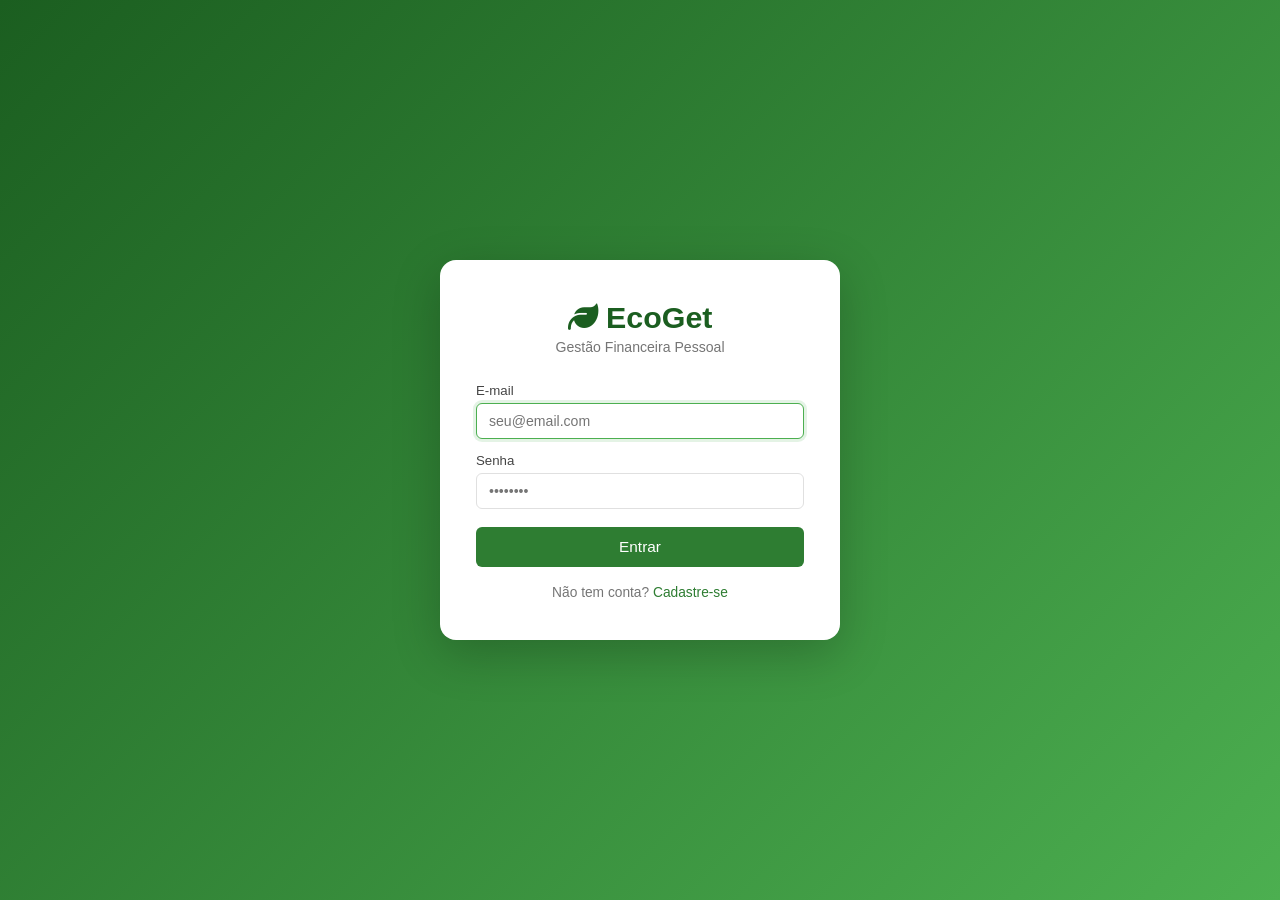
<file: frontEnd/index.html>
<!DOCTYPE html>
<html lang="pt-BR">
<head>
    <meta charset="UTF-8">
    <meta name="viewport" content="width=device-width, initial-scale=1.0">
    <title>EcoGet – Login</title>
    <link rel="stylesheet" href="css/style.css">
    <link rel="stylesheet" href="https://cdnjs.cloudflare.com/ajax/libs/font-awesome/6.5.2/css/all.min.css">
</head>
<body class="auth-page">
    <div class="auth-card">
        <div class="auth-logo">
            <h1><i class="fa-solid fa-leaf"></i> EcoGet</h1>
            <p>Gestão Financeira Pessoal</p>
        </div>

        <div id="alert" class="alert alert-danger" style="display:none;"></div>

        <form id="login-form">
            <div class="form-group">
                <label>E-mail</label>
                <input type="email" id="email" placeholder="seu@email.com" required autofocus>
            </div>
            <div class="form-group">
                <label>Senha</label>
                <input type="password" id="senha" placeholder="••••••••" required>
            </div>
            <button type="submit" class="btn btn-primary" id="btn-submit">Entrar</button>
        </form>

        <div class="auth-link">
            Não tem conta? <a href="pages/register.html">Cadastre-se</a>
        </div>
    </div>

    <script src="script/api.js"></script>
    <script>
        if (Api.getToken()) window.location.href = 'pages/dashboard.html';

        document.getElementById('login-form').addEventListener('submit', async (e) => {
            e.preventDefault();
            const alertEl = document.getElementById('alert');
            const btn     = document.getElementById('btn-submit');
            alertEl.style.display = 'none';
            btn.textContent = 'Entrando...';
            btn.disabled    = true;

            const res = await Api.postPublic('/api/v1/usuarios/auth', {
                email: document.getElementById('email').value,
                senha: document.getElementById('senha').value
            });

            btn.textContent = 'Entrar';
            btn.disabled    = false;

            if (res && res.ok) {
                const data = await res.json();
                Api.setAuth(data.email, data.token, data.admin);
                window.location.href = 'pages/dashboard.html';
            } else {
                alertEl.textContent    = 'E-mail ou senha inválidos.';
                alertEl.style.display  = 'block';
            }
        });
    </script>
</body>
</html>
</file>
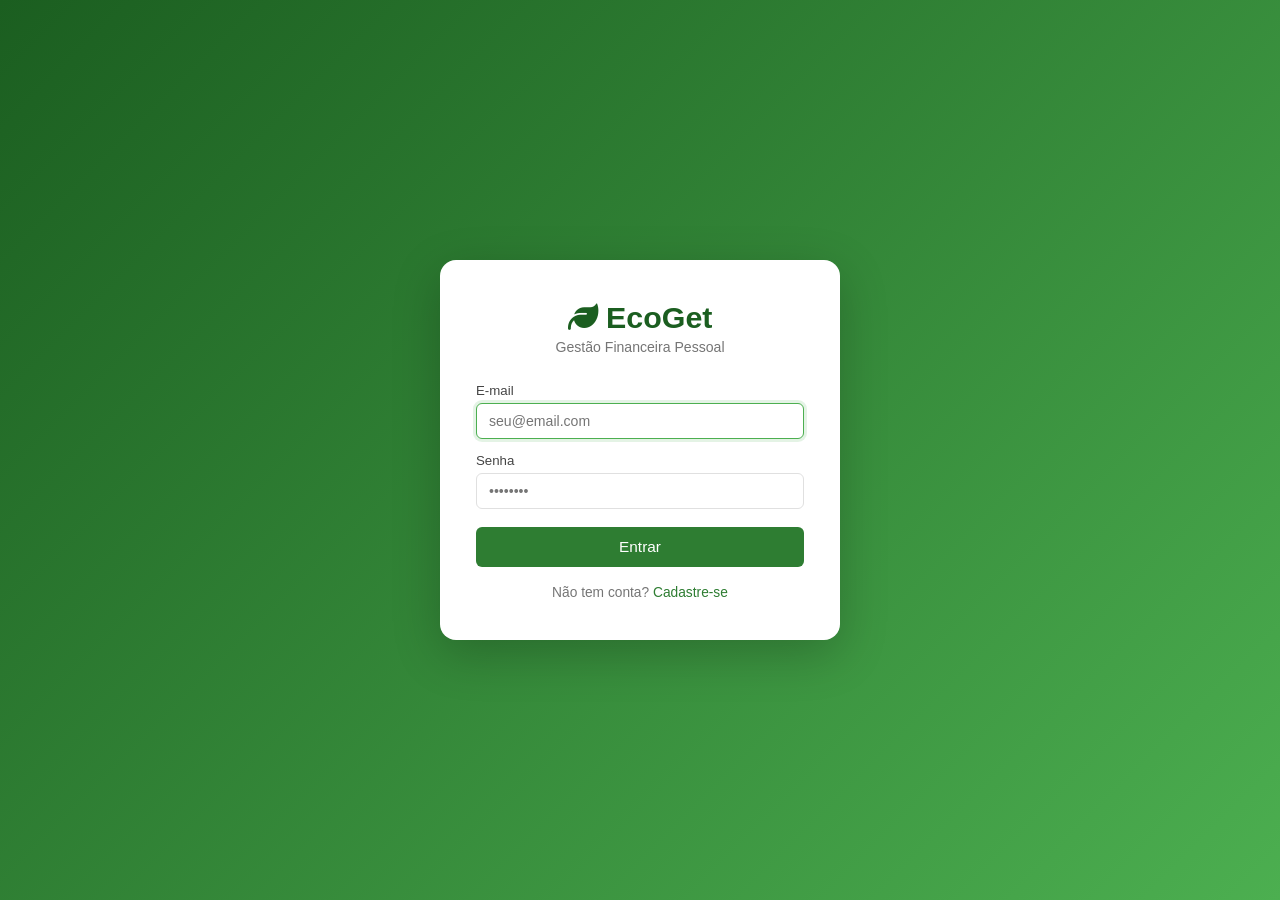
<file: frontEnd/pages/contas.html>
<!DOCTYPE html>
<html lang="pt-BR">
<head>
    <meta charset="UTF-8">
    <meta name="viewport" content="width=device-width, initial-scale=1.0">
    <title>EcoGet – Contas Bancárias</title>
    <link rel="stylesheet" href="../css/style.css">
    <link rel="stylesheet" href="https://cdnjs.cloudflare.com/ajax/libs/font-awesome/6.5.2/css/all.min.css">
</head>
<body>
    <aside class="sidebar">
        <div class="sidebar-logo"><i class="fa-solid fa-leaf"></i> <span>Eco</span>Get</div>
        <nav>
            <a href="dashboard.html"><i class="fa-solid fa-gauge-high fa-fw"></i> Dashboard</a>
            <a href="transacoes.html"><i class="fa-solid fa-receipt fa-fw"></i> Transações</a>
            <a href="contas.html" class="active"><i class="fa-solid fa-building-columns fa-fw"></i> Contas Bancárias</a>
            <a href="metas.html"><i class="fa-solid fa-bullseye fa-fw"></i> Metas</a>
            <a href="orcamentos.html"><i class="fa-solid fa-clipboard-list fa-fw"></i> Orçamentos</a>
        </nav>
        <div class="sidebar-footer">
            <div id="user-email"></div>
            <a onclick="Api.logout()">Sair</a>
        </div>
    </aside>

    <div class="main">
        <div class="topbar"><h1>Contas Bancárias</h1></div>
        <div class="content">
            <div class="table-card">
                <div class="table-header">
                    <h2>Lista de Contas</h2>
                    <button class="btn btn-primary" onclick="openModal()">+ Nova Conta</button>
                </div>
                <table>
                    <thead>
                        <tr>
                            <th>#</th>
                            <th>Agência</th>
                            <th>Conta</th>
                            <th>Saldo</th>
                            <th>Banco</th>
                            <th>Usuário</th>
                            <th>Ações</th>
                        </tr>
                    </thead>
                    <tbody id="tbody"></tbody>
                </table>
            </div>
        </div>
    </div>

    <!-- Modal -->
    <div class="modal-overlay" id="modal">
        <div class="modal">
            <h3 id="modal-title">Nova Conta Bancária</h3>
            <form id="form" autocomplete="off">
                <input type="hidden" id="fid">
                <div class="form-row">
                    <div class="form-group">
                        <label>Agência</label>
                        <input type="text" id="fagencia" placeholder="Ex: 0001" required>
                    </div>
                    <div class="form-group">
                        <label>Número da Conta</label>
                        <input type="text" id="fconta" placeholder="Ex: 12345-6" required>
                    </div>
                </div>
                <div class="form-group">
                    <label>Saldo Inicial (R$)</label>
                    <input type="number" step="0.01" id="fsaldo" placeholder="0,00" required>
                </div>
                <div class="form-row">
                    <div class="form-group">
                        <label>Banco</label>
                        <div class="select-with-add">
                            <select id="fidBanco" required></select>
                            <button type="button" class="btn-add-inline" onclick="openQC('banco')" title="Novo banco">+</button>
                        </div>
                    </div>
                </div>
                <div id="form-alert" class="alert alert-danger" style="display:none;"></div>
                <div class="modal-footer">
                    <button type="button" class="btn btn-neutral" onclick="closeModal()">Cancelar</button>
                    <button type="submit" class="btn btn-primary">Salvar</button>
                </div>
            </form>
        </div>
    </div>

    <!-- Quick Create -->
    <div class="qc-overlay" id="qc-overlay">
        <div class="qc-modal">
            <h4 id="qc-title"></h4>
            <div id="qc-fields"></div>
            <div id="qc-alert" class="alert alert-danger" style="display:none;"></div>
            <div class="modal-footer">
                <button type="button" class="btn btn-neutral" onclick="closeQC()">Cancelar</button>
                <button type="button" class="btn btn-primary" onclick="submitQC()">Salvar</button>
            </div>
        </div>
    </div>

    <script src="../script/api.js"></script>
    <script>
        Api.requireAuth();
        let editingId = null;

        async function loadSelects() {
            const res = await Api.get('/api/v1/bancos');
            const bancos = res && res.ok ? await res.json() : [];
            fillSelect('fidBanco', bancos, 'id', 'nome');
        }

        function fillSelect(id, items, val, label) {
            document.getElementById(id).innerHTML =
                items.map(i => `<option value="${i[val]}">${i[label]}</option>`).join('');
        }

        async function load() {
            const res = await Api.get('/api/v1/contasbancarias');
            if (!res) return;
            const data = await res.json();
            const tbody = document.getElementById('tbody');
            if (!data.length) {
                tbody.innerHTML = `<tr><td colspan="7" class="empty-state">Nenhuma conta cadastrada.</td></tr>`;
                return;
            }
            tbody.innerHTML = data.map(c => `
                <tr>
                    <td>${c.id}</td>
                    <td>${c.agencia}</td>
                    <td>${c.conta}</td>
                    <td><strong>R$ ${(c.saldo || 0).toFixed(2)}</strong></td>
                    <td>${c.nomeBanco || '—'}</td>
                    <td>${c.nomeUsuario || '—'}</td>
                    <td><div class="actions">
                        <button class="btn btn-warning btn-sm" onclick='openModal(${JSON.stringify(c)})'>Editar</button>
                        <button class="btn btn-danger btn-sm"  onclick="excluir(${c.id})">Excluir</button>
                    </div></td>
                </tr>
            `).join('');
        }

        function openModal(c = null) {
            editingId = c ? c.id : null;
            document.getElementById('modal-title').textContent = c ? 'Editar Conta' : 'Nova Conta Bancária';
            document.getElementById('fagencia').value = c ? c.agencia : '';
            document.getElementById('fconta').value   = c ? c.conta   : '';
            document.getElementById('fsaldo').value   = c ? c.saldo   : '';
            document.getElementById('form-alert').style.display = 'none';
            if (c) {
                document.getElementById('fidBanco').value = c.idBanco || '';
            }
            document.getElementById('modal').classList.add('open');
        }

        function closeModal() {
            document.getElementById('modal').classList.remove('open');
            document.getElementById('form').reset();
            editingId = null;
        }

        document.getElementById('form').addEventListener('submit', async (e) => {
            e.preventDefault();
            const formAlert = document.getElementById('form-alert');
            const body = {
                agencia: document.getElementById('fagencia').value,
                conta:   document.getElementById('fconta').value,
                saldo:   parseFloat(document.getElementById('fsaldo').value),
                idBanco: parseInt(document.getElementById('fidBanco').value),
            };
            const res = editingId
                ? await Api.put(`/api/v1/contasbancarias/${editingId}`, body)
                : await Api.post('/api/v1/contasbancarias', body);

            if (res && (res.ok || res.status === 201)) {
                closeModal();
                load();
            } else {
                const msg = res ? await res.text() : 'Sem conexão com a API.';
                formAlert.textContent   = msg || 'Erro ao salvar.';
                formAlert.style.display = 'block';
            }
        });

        async function excluir(id) {
            if (!confirm('Deseja excluir esta conta?')) return;
            const res = await Api.del(`/api/v1/contasbancarias/${id}`);
            if (res) load();
        }

        loadSelects();
        load();

        // ── Quick Create ──────────────────────────────────
        let _qcSelectId, _qcEndpoint, _qcBodyFn, _qcRefreshFn;

        async function _reloadBancoSelect() {
            const res = await Api.getPublic('/api/v1/bancos');
            const bancos = res && res.ok ? await res.json() : [];
            fillSelect('fidBanco', bancos, 'id', 'nome');
        }

        const QC_TYPES = {
            banco: {
                title: 'Novo Banco',
                endpoint: '/api/v1/bancos',
                selectId: 'fidBanco',
                html: `
                    <div class="form-group">
                        <label>Nome</label>
                        <input type="text" id="qc-f1" placeholder="Ex: Itaú" required>
                    </div>
                    <div class="form-group">
                        <label>Código <small style="color:var(--text-muted)">(opcional)</small></label>
                        <input type="text" id="qc-f2" placeholder="Ex: 341">
                    </div>`,
                body() {
                    const nome = document.getElementById('qc-f1').value.trim();
                    if (!nome) return null;
                    const obj = { nome };
                    const cod = document.getElementById('qc-f2').value.trim();
                    if (cod) obj.codigo = cod;
                    return obj;
                },
                refresh: _reloadBancoSelect,
            },
        };

        function openQC(type) {
            const cfg = QC_TYPES[type];
            _qcSelectId  = cfg.selectId;
            _qcEndpoint  = cfg.endpoint;
            _qcBodyFn    = cfg.body.bind(cfg);
            _qcRefreshFn = cfg.refresh;
            document.getElementById('qc-title').textContent = cfg.title;
            document.getElementById('qc-fields').innerHTML  = cfg.html;
            document.getElementById('qc-alert').style.display = 'none';
            document.getElementById('qc-overlay').classList.add('open');
            setTimeout(() => document.querySelector('#qc-fields input')?.focus(), 50);
        }

        function closeQC() {
            document.getElementById('qc-overlay').classList.remove('open');
        }

        async function submitQC() {
            const alertEl = document.getElementById('qc-alert');
            alertEl.style.display = 'none';
            const body = _qcBodyFn();
            if (!body) {
                alertEl.textContent = 'Preencha os campos obrigatórios.';
                alertEl.style.display = 'block';
                return;
            }
            const res = await Api.postPublic(_qcEndpoint, body);
            if (res && (res.ok || res.status === 201)) {
                const created = await res.json();
                await _qcRefreshFn();
                if (created.id) document.getElementById(_qcSelectId).value = created.id;
                closeQC();
            } else {
                const msg = res ? await res.text() : 'Sem conexão com a API.';
                alertEl.textContent = msg || 'Erro ao salvar.';
                alertEl.style.display = 'block';
            }
        }
    </script>
</body>
</html>
</file>
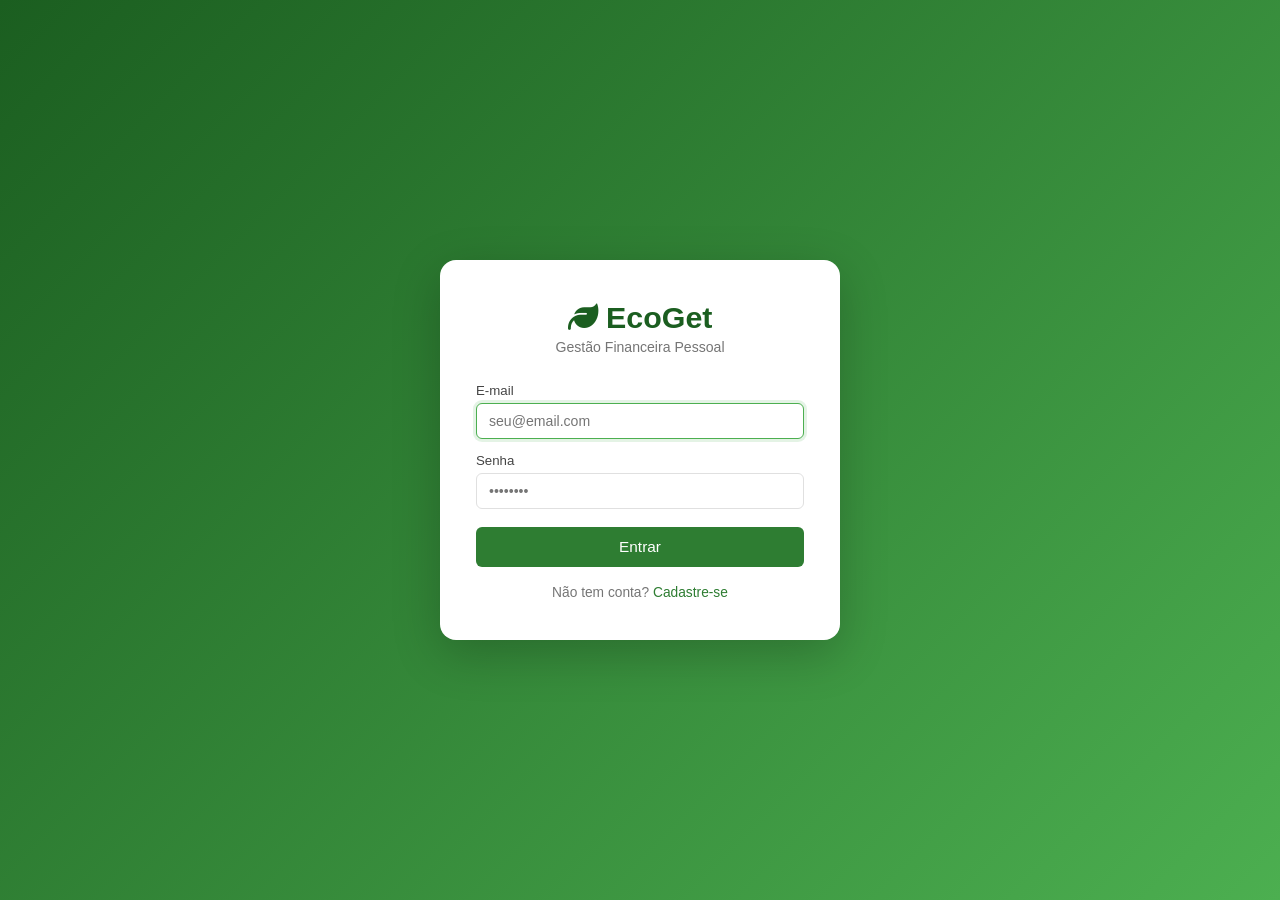
<file: frontEnd/pages/dashboard.html>
<!DOCTYPE html>
<html lang="pt-BR">
<head>
    <meta charset="UTF-8">
    <meta name="viewport" content="width=device-width, initial-scale=1.0">
    <title>EcoGet – Dashboard</title>
    <link rel="stylesheet" href="../css/style.css">
    <link rel="stylesheet" href="https://cdnjs.cloudflare.com/ajax/libs/font-awesome/6.5.2/css/all.min.css">
</head>
<body>
    <aside class="sidebar">
        <div class="sidebar-logo"><i class="fa-solid fa-leaf"></i> <span>Eco</span>Get</div>
        <nav>
            <a href="dashboard.html" class="active"><i class="fa-solid fa-gauge-high fa-fw"></i> Dashboard</a>
            <a href="transacoes.html"><i class="fa-solid fa-receipt fa-fw"></i> Transações</a>
            <a href="contas.html"><i class="fa-solid fa-building-columns fa-fw"></i> Contas Bancárias</a>
            <a href="metas.html"><i class="fa-solid fa-bullseye fa-fw"></i> Metas</a>
            <a href="orcamentos.html"><i class="fa-solid fa-clipboard-list fa-fw"></i> Orçamentos</a>
        </nav>
        <div class="sidebar-footer">
            <div id="user-email"></div>
            <a onclick="Api.logout()">Sair</a>
        </div>
    </aside>

    <div class="main">
        <div class="topbar">
            <h1>Dashboard</h1>
        </div>
        <div class="content">
            <div class="cards-grid" id="cards-grid">
                <div class="card"><div class="card-icon"><i class="fa-solid fa-spinner fa-spin"></i></div><div class="card-title">Carregando</div><div class="card-value">…</div></div>
            </div>

            <div class="table-card">
                <div class="table-header">
                    <h2>Transações Recentes</h2>
                    <a href="transacoes.html" class="btn btn-primary">Ver todas</a>
                </div>
                <table>
                    <thead>
                        <tr>
                            <th>Descrição</th>
                            <th>Valor</th>
                            <th>Tipo</th>
                            <th>Categoria</th>
                            <th>Data</th>
                            <th>Recorrente</th>
                        </tr>
                    </thead>
                    <tbody id="tbody-transacoes"></tbody>
                </table>
            </div>
        </div>
    </div>

    <script src="../script/api.js"></script>
    <script>
        Api.requireAuth();

        async function load() {
            const [resT, resC, resM, resO] = await Promise.all([
                Api.get('/api/v1/transacoes'),
                Api.get('/api/v1/contasbancarias'),
                Api.get('/api/v1/metas'),
                Api.get('/api/v1/orcamentos'),
            ]);

            const transacoes = resT && resT.ok ? await resT.json() : [];
            const contas     = resC && resC.ok ? await resC.json() : [];
            const metas      = resM && resM.ok ? await resM.json() : [];
            const orcamentos = resO && resO.ok ? await resO.json() : [];

            const totalSaldo = contas.reduce((s, c) => s + (c.saldo || 0), 0);

            document.getElementById('cards-grid').innerHTML = `
                <div class="card">
                    <div class="card-icon"><i class="fa-solid fa-receipt"></i></div>
                    <div class="card-title">Transações</div>
                    <div class="card-value">${transacoes.length}</div>
                </div>
                <div class="card">
                    <div class="card-icon"><i class="fa-solid fa-building-columns"></i></div>
                    <div class="card-title">Contas Bancárias</div>
                    <div class="card-value">${contas.length}</div>
                </div>
                <div class="card">
                    <div class="card-icon"><i class="fa-solid fa-wallet"></i></div>
                    <div class="card-title">Saldo Total</div>
                    <div class="card-value">R$ ${totalSaldo.toFixed(2)}</div>
                </div>
                <div class="card">
                    <div class="card-icon"><i class="fa-solid fa-bullseye"></i></div>
                    <div class="card-title">Metas</div>
                    <div class="card-value">${metas.length}</div>
                </div>
                <div class="card">
                    <div class="card-icon"><i class="fa-solid fa-clipboard-list"></i></div>
                    <div class="card-title">Orçamentos</div>
                    <div class="card-value">${orcamentos.length}</div>
                </div>
            `;

            const tbody  = document.getElementById('tbody-transacoes');
            const recent = [...transacoes].reverse().slice(0, 8);

            if (recent.length === 0) {
                tbody.innerHTML = `<tr><td colspan="6" class="empty-state">Nenhuma transação cadastrada ainda.</td></tr>`;
            } else {
                tbody.innerHTML = recent.map(t => `
                    <tr>
                        <td>${t.descricao || '—'}</td>
                        <td>R$ ${(t.valor || 0).toFixed(2)}</td>
                        <td>${t.nomeTipoTransacao || '—'}</td>
                        <td>${t.nomeCategoria || '—'}</td>
                        <td>${t.data || '—'}</td>
                        <td>${t.recorrente
                            ? '<span class="badge badge-green">Sim</span>'
                            : '<span class="badge badge-orange">Não</span>'}</td>
                    </tr>
                `).join('');
            }
        }

        load();
    </script>
</body>
</html>
</file>
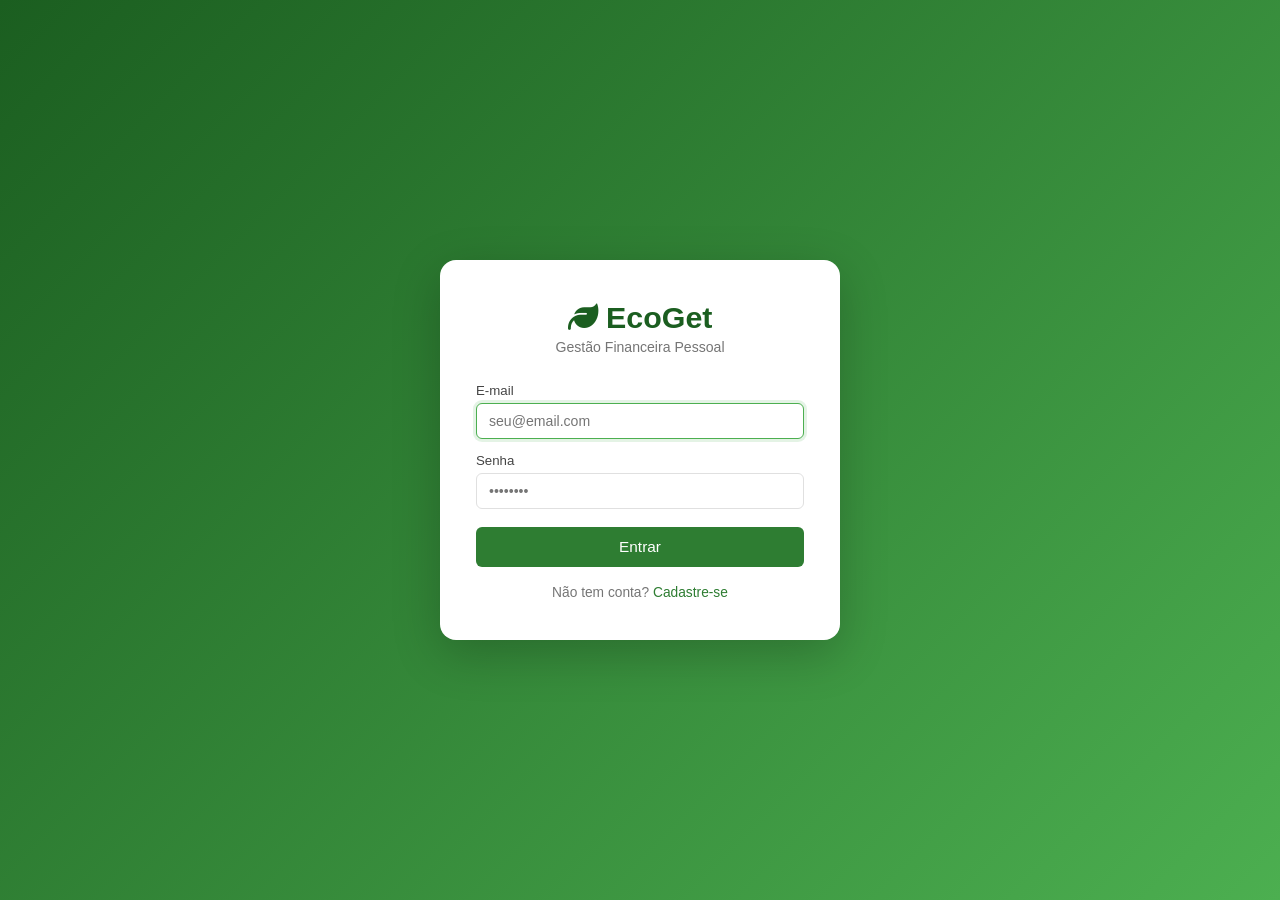
<file: frontEnd/pages/metas.html>
<!DOCTYPE html>
<html lang="pt-BR">
<head>
    <meta charset="UTF-8">
    <meta name="viewport" content="width=device-width, initial-scale=1.0">
    <title>EcoGet – Metas</title>
    <link rel="stylesheet" href="../css/style.css">
    <link rel="stylesheet" href="https://cdnjs.cloudflare.com/ajax/libs/font-awesome/6.5.2/css/all.min.css">
</head>
<body>
    <aside class="sidebar">
        <div class="sidebar-logo"><i class="fa-solid fa-leaf"></i> <span>Eco</span>Get</div>
        <nav>
            <a href="dashboard.html"><i class="fa-solid fa-gauge-high fa-fw"></i> Dashboard</a>
            <a href="transacoes.html"><i class="fa-solid fa-receipt fa-fw"></i> Transações</a>
            <a href="contas.html"><i class="fa-solid fa-building-columns fa-fw"></i> Contas Bancárias</a>
            <a href="metas.html" class="active"><i class="fa-solid fa-bullseye fa-fw"></i> Metas</a>
            <a href="orcamentos.html"><i class="fa-solid fa-clipboard-list fa-fw"></i> Orçamentos</a>
        </nav>
        <div class="sidebar-footer">
            <div id="user-email"></div>
            <a onclick="Api.logout()">Sair</a>
        </div>
    </aside>

    <div class="main">
        <div class="topbar"><h1>Metas</h1></div>
        <div class="content">
            <div class="table-card">
                <div class="table-header">
                    <h2>Lista de Metas</h2>
                    <button class="btn btn-primary" onclick="openModal()">+ Nova Meta</button>
                </div>
                <table>
                    <thead>
                        <tr>
                            <th>#</th>
                            <th>Nome</th>
                            <th>Valor Alvo</th>
                            <th>Progresso</th>
                            <th>Início</th>
                            <th>Fim</th>
                            <th>Conta</th>
                            <th>Ações</th>
                        </tr>
                    </thead>
                    <tbody id="tbody"></tbody>
                </table>
            </div>
        </div>
    </div>

    <!-- Modal -->
    <div class="modal-overlay" id="modal">
        <div class="modal">
            <h3 id="modal-title">Nova Meta</h3>
            <form id="form" autocomplete="off">
                <input type="hidden" id="fid">
                <div class="form-group">
                    <label>Nome da meta</label>
                    <input type="text" id="fnome" placeholder="Ex: Viagem para Europa" required>
                </div>
                <div class="form-group">
                    <label>Descrição</label>
                    <input type="text" id="fdescricao" placeholder="Detalhes da meta (opcional)">
                </div>
                <div class="form-row">
                    <div class="form-group">
                        <label>Valor Alvo (R$)</label>
                        <input type="number" step="0.01" min="0" id="fvalor" placeholder="0,00" required>
                    </div>
                </div>
                <div class="form-row">
                    <div class="form-group">
                        <label>Data de Início</label>
                        <input type="date" id="finicio" required>
                    </div>
                    <div class="form-group">
                        <label>Data de Fim</label>
                        <input type="date" id="ffim" required>
                    </div>
                </div>
                <div class="form-group">
                    <label>Conta Bancária <span style="color:var(--danger)">*</span></label>
                    <select id="fidContaBancaria" required></select>
                </div>
                <div id="form-alert" class="alert alert-danger" style="display:none;"></div>
                <div class="modal-footer">
                    <button type="button" class="btn btn-neutral" onclick="closeModal()">Cancelar</button>
                    <button type="submit" class="btn btn-primary">Salvar</button>
                </div>
            </form>
        </div>
    </div>

    <!-- Modal Operação (Depositar / Sacar) -->
    <div class="modal-overlay" id="modal-op">
        <div class="modal" style="max-width:360px">
            <h3 id="op-title">Depositar</h3>
            <div class="form-group">
                <label>Valor (R$)</label>
                <input type="number" step="0.01" min="0.01" id="fop-valor" placeholder="0,00">
            </div>
            <div id="op-alert" class="alert alert-danger" style="display:none;"></div>
            <div class="modal-footer">
                <button type="button" class="btn btn-neutral" onclick="closeOp()">Cancelar</button>
                <button type="button" class="btn btn-primary" onclick="submitOp()">Confirmar</button>
            </div>
        </div>
    </div>

    <script src="../script/api.js"></script>
    <script>
        Api.requireAuth();
        let editingId = null;

        async function loadSelects() {
            const res = await Api.get('/api/v1/contasbancarias');
            const contas = res && res.ok ? await res.json() : [];
            const sel = document.getElementById('fidContaBancaria');
            sel.innerHTML = contas.length
                ? contas.map(c => `<option value="${c.id}">${c.conta}${c.nomeBanco ? ' · ' + c.nomeBanco : ''}</option>`).join('')
                : '<option value="" disabled>Nenhuma conta cadastrada</option>';
        }

        async function load() {
            const res = await Api.get('/api/v1/metas');
            if (!res) return;
            const data = await res.json();
            const tbody = document.getElementById('tbody');
            if (!data.length) {
                tbody.innerHTML = `<tr><td colspan="8" class="empty-state">Nenhuma meta cadastrada.</td></tr>`;
                return;
            }
            tbody.innerHTML = data.map(m => {
                const pct = m.valor ? Math.min(100, ((m.progresso || 0) / m.valor * 100)).toFixed(0) : 0;
                const temConta = !!m.idContaBancaria;
                return `<tr>
                    <td>${m.id}</td>
                    <td><strong>${m.nome}</strong>${m.descricao ? `<br><small style="color:var(--text-muted)">${m.descricao}</small>` : ''}</td>
                    <td>R$ ${(m.valor || 0).toFixed(2)}</td>
                    <td>
                        <div class="progress-wrap">
                            <div class="progress-bar">
                                <div class="progress-fill" style="width:${pct}%"></div>
                            </div>
                            <small>${pct}%</small>
                        </div>
                        <small>R$ ${(m.progresso || 0).toFixed(2)}</small>
                    </td>
                    <td>${m.inicio || '—'}</td>
                    <td>${m.fim || '—'}</td>
                    <td>${m.nomeContaBancaria || '—'}</td>
                    <td><div class="actions">
                        <button class="btn btn-warning btn-sm" onclick='openModal(${JSON.stringify(m)})'>Editar</button>
                        <button class="btn btn-danger btn-sm"  onclick="excluir(${m.id})">Excluir</button>
                    </div></td>
                </tr>`;
            }).join('');
        }

        function openModal(m = null) {
            editingId = m ? m.id : null;
            document.getElementById('modal-title').textContent = m ? 'Editar Meta' : 'Nova Meta';
            document.getElementById('fnome').value      = m ? m.nome      : '';
            document.getElementById('fdescricao').value = m ? m.descricao : '';
            document.getElementById('fvalor').value     = m ? m.valor     : '';
            document.getElementById('finicio').value    = m ? m.inicio    : '';
            document.getElementById('ffim').value       = m ? m.fim       : '';
            document.getElementById('form-alert').style.display = 'none';
            loadSelects().then(() => {
                if (m && m.idContaBancaria)
                    document.getElementById('fidContaBancaria').value = m.idContaBancaria;
            });
            document.getElementById('modal').classList.add('open');
        }

        function closeModal() {
            document.getElementById('modal').classList.remove('open');
            document.getElementById('form').reset();
            editingId = null;
        }

        document.getElementById('form').addEventListener('submit', async (e) => {
            e.preventDefault();
            const formAlert = document.getElementById('form-alert');
            const body = {
                nome:            document.getElementById('fnome').value,
                descricao:       document.getElementById('fdescricao').value,
                valor:           parseFloat(document.getElementById('fvalor').value),
                inicio:          document.getElementById('finicio').value,
                fim:             document.getElementById('ffim').value,
                idContaBancaria: document.getElementById('fidContaBancaria').value
                                 ? parseInt(document.getElementById('fidContaBancaria').value) : null,
            };
            const res = editingId
                ? await Api.put(`/api/v1/metas/${editingId}`, body)
                : await Api.post('/api/v1/metas', body);

            if (res && (res.ok || res.status === 201)) {
                closeModal();
                load();
            } else {
                const msg = res ? await res.text() : 'Sem conexão com a API.';
                formAlert.textContent   = msg || 'Erro ao salvar.';
                formAlert.style.display = 'block';
            }
        });

        async function excluir(id) {
            if (!confirm('Deseja excluir esta meta?')) return;
            const res = await Api.del(`/api/v1/metas/${id}`);
            if (res) load();
        }

        // ── Depositar / Sacar ─────────────────────────────
        let _opMetaId, _opEndpoint;

        function openOp(metaId, tipo) {
            _opMetaId   = metaId;
            _opEndpoint = `/api/v1/metas/${metaId}/${tipo}`;
            document.getElementById('op-title').textContent = tipo === 'depositar' ? 'Depositar na Meta' : 'Sacar da Meta';
            document.getElementById('fop-valor').value = '';
            document.getElementById('op-alert').style.display = 'none';
            document.getElementById('modal-op').classList.add('open');
            setTimeout(() => document.getElementById('fop-valor').focus(), 50);
        }

        function closeOp() {
            document.getElementById('modal-op').classList.remove('open');
        }

        async function submitOp() {
            const alertEl = document.getElementById('op-alert');
            alertEl.style.display = 'none';
            const valor = parseFloat(document.getElementById('fop-valor').value);
            if (!valor || valor <= 0) {
                alertEl.textContent = 'Informe um valor válido.';
                alertEl.style.display = 'block';
                return;
            }
            const res = await Api.post(_opEndpoint, { valor });
            if (res && res.ok) {
                closeOp();
                load();
            } else {
                const msg = res ? await res.text() : 'Sem conexão com a API.';
                alertEl.textContent = msg || 'Erro ao realizar operação.';
                alertEl.style.display = 'block';
            }
        }

        loadSelects();
        load();
    </script>
</body>
</html>
</file>
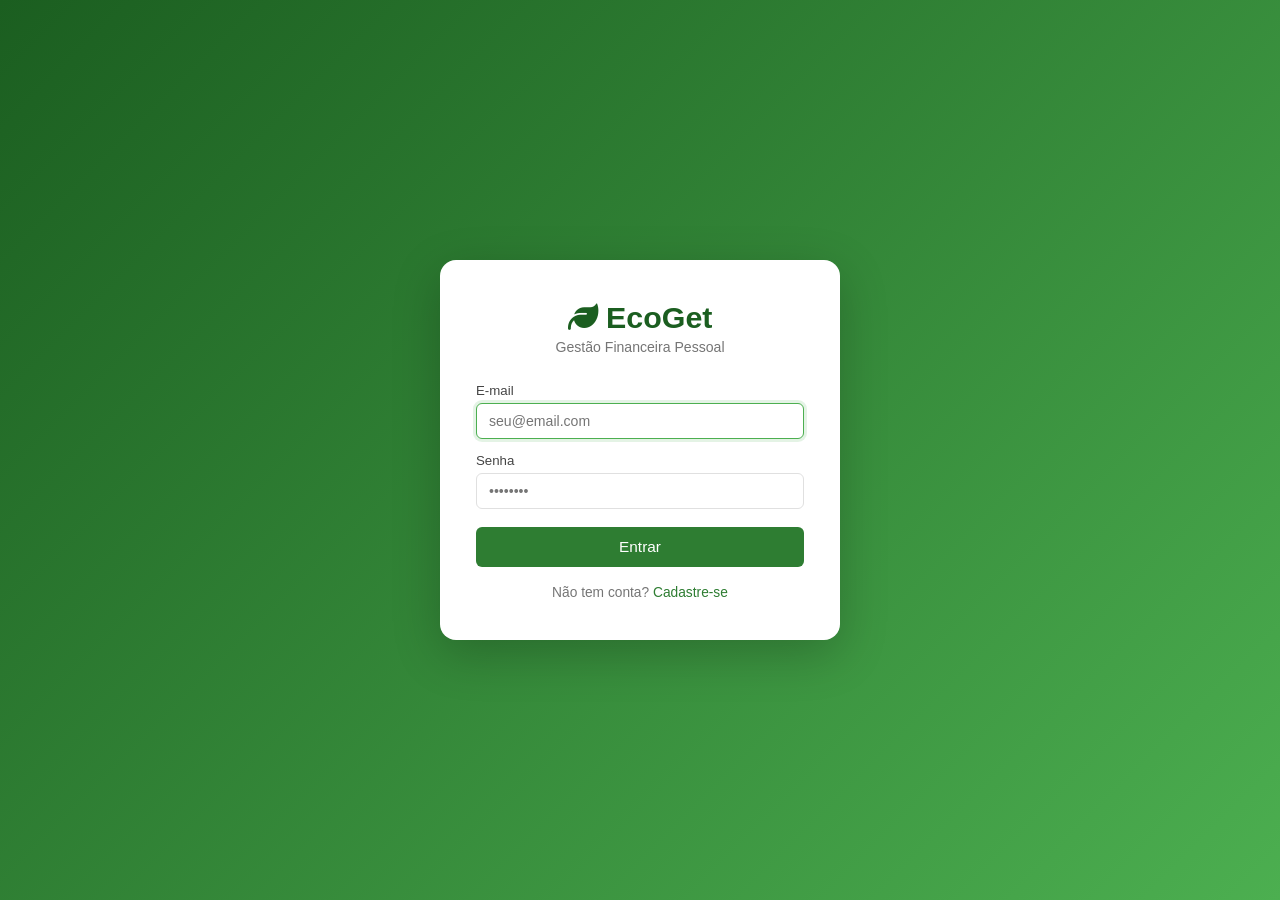
<file: frontEnd/pages/orcamentos.html>
<!DOCTYPE html>
<html lang="pt-BR">
<head>
    <meta charset="UTF-8">
    <meta name="viewport" content="width=device-width, initial-scale=1.0">
    <title>EcoGet – Orçamentos</title>
    <link rel="stylesheet" href="../css/style.css">
    <link rel="stylesheet" href="https://cdnjs.cloudflare.com/ajax/libs/font-awesome/6.5.2/css/all.min.css">
</head>
<body>
    <aside class="sidebar">
        <div class="sidebar-logo"><i class="fa-solid fa-leaf"></i> <span>Eco</span>Get</div>
        <nav>
            <a href="dashboard.html"><i class="fa-solid fa-gauge-high fa-fw"></i> Dashboard</a>
            <a href="transacoes.html"><i class="fa-solid fa-receipt fa-fw"></i> Transações</a>
            <a href="contas.html"><i class="fa-solid fa-building-columns fa-fw"></i> Contas Bancárias</a>
            <a href="metas.html"><i class="fa-solid fa-bullseye fa-fw"></i> Metas</a>
            <a href="orcamentos.html" class="active"><i class="fa-solid fa-clipboard-list fa-fw"></i> Orçamentos</a>
        </nav>
        <div class="sidebar-footer">
            <div id="user-email"></div>
            <a onclick="Api.logout()">Sair</a>
        </div>
    </aside>

    <div class="main">
        <div class="topbar"><h1>Orçamentos</h1></div>
        <div class="content">
            <div class="table-card">
                <div class="table-header">
                    <h2>Lista de Orçamentos</h2>
                    <button class="btn btn-primary" onclick="openModal()">+ Novo Orçamento</button>
                </div>
                <table>
                    <thead>
                        <tr>
                            <th>#</th>
                            <th>Nome</th>
                            <th>Categoria</th>
                            <th>Estimado</th>
                            <th>Atual</th>
                            <th>Utilização</th>
                            <th>Usuário</th>
                            <th>Ações</th>
                        </tr>
                    </thead>
                    <tbody id="tbody"></tbody>
                </table>
            </div>
        </div>
    </div>

    <!-- Modal -->
    <div class="modal-overlay" id="modal">
        <div class="modal">
            <h3 id="modal-title">Novo Orçamento</h3>
            <form id="form" autocomplete="off">
                <input type="hidden" id="fid">
                <div class="form-group">
                    <label>Nome do orçamento</label>
                    <input type="text" id="fnome" placeholder="Ex: Gastos mensais de alimentação" required>
                </div>
                <div class="form-row">
                    <div class="form-group">
                        <label>Valor Estimado (R$)</label>
                        <input type="number" step="0.01" min="0" id="fvalorEstimado" placeholder="0,00" required>
                    </div>
                </div>
                <div class="form-row">
                    <div class="form-group">
                        <label>Categoria</label>
                        <div class="select-with-add">
                            <select id="fidCategoria" required></select>
                            <button type="button" class="btn-add-inline" id="btn-add-categoria" onclick="openQC('categoria')" title="Nova categoria" style="display:none">+</button>
                        </div>
                    </div>
                </div>
                <div class="form-group">
                    <label>Período <small style="color:var(--text-muted)">(opcional)</small></label>
                    <select id="fidPeriodo"></select>
                </div>
                <div id="form-alert" class="alert alert-danger" style="display:none;"></div>
                <div class="modal-footer">
                    <button type="button" class="btn btn-neutral" onclick="closeModal()">Cancelar</button>
                    <button type="submit" class="btn btn-primary">Salvar</button>
                </div>
            </form>
        </div>
    </div>

    <!-- Quick Create -->
    <div class="qc-overlay" id="qc-overlay">
        <div class="qc-modal">
            <h4 id="qc-title"></h4>
            <div id="qc-fields"></div>
            <div id="qc-alert" class="alert alert-danger" style="display:none;"></div>
            <div class="modal-footer">
                <button type="button" class="btn btn-neutral" onclick="closeQC()">Cancelar</button>
                <button type="button" class="btn btn-primary" onclick="submitQC()">Salvar</button>
            </div>
        </div>
    </div>

    <script src="../script/api.js"></script>
    <script>
        Api.requireAuth();
        let editingId = null;

        if (Api.isAdmin()) {
            document.getElementById('btn-add-categoria').style.display = '';
        }

        async function loadSelects() {
            const [resC, resP] = await Promise.all([
                Api.get('/api/v1/categorias'),
                Api.get('/api/v1/periodosorcamentais'),
            ]);
            const categorias = resC && resC.ok ? await resC.json() : [];
            const periodos   = resP && resP.ok ? await resP.json() : [];

            document.getElementById('fidCategoria').innerHTML =
                categorias.map(c => `<option value="${c.id}">${c.nome}</option>`).join('');

            const pSel = document.getElementById('fidPeriodo');
            pSel.innerHTML = '<option value="">— Nenhum —</option>' +
                periodos.map(p => `<option value="${p.id}">${p.tipo}</option>`).join('');
        }

        async function load() {
            const res = await Api.get('/api/v1/orcamentos');
            if (!res) return;
            const data = await res.json();
            const tbody = document.getElementById('tbody');
            if (!data.length) {
                tbody.innerHTML = `<tr><td colspan="8" class="empty-state">Nenhum orçamento cadastrado.</td></tr>`;
                return;
            }
            tbody.innerHTML = data.map(o => {
                const pct = o.valorEstimado
                    ? Math.min(100, ((o.valorAtual || 0) / o.valorEstimado * 100)).toFixed(0)
                    : 0;
                const barColor = pct >= 90 ? 'var(--danger)' : pct >= 70 ? 'var(--warning)' : 'var(--primary-light)';
                return `<tr>
                    <td>${o.id}</td>
                    <td><strong>${o.nome}</strong></td>
                    <td>${o.nomeCategoria || '—'}</td>
                    <td>R$ ${(o.valorEstimado || 0).toFixed(2)}</td>
                    <td>R$ ${(o.valorAtual   || 0).toFixed(2)}</td>
                    <td>
                        <div class="progress-wrap">
                            <div class="progress-bar">
                                <div class="progress-fill" style="width:${pct}%;background:${barColor}"></div>
                            </div>
                            <small>${pct}%</small>
                        </div>
                    </td>
                    <td>${o.nomeUsuario || '—'}</td>
                    <td><div class="actions">
                        <button class="btn btn-warning btn-sm" onclick='openModal(${JSON.stringify(o)})'>Editar</button>
                        <button class="btn btn-danger btn-sm"  onclick="excluir(${o.id})">Excluir</button>
                    </div></td>
                </tr>`;
            }).join('');
        }

        function openModal(o = null) {
            editingId = o ? o.id : null;
            document.getElementById('modal-title').textContent = o ? 'Editar Orçamento' : 'Novo Orçamento';
            document.getElementById('fnome').value          = o ? o.nome          : '';
            document.getElementById('fvalorEstimado').value = o ? o.valorEstimado : '';
            document.getElementById('form-alert').style.display = 'none';
            if (o) {
                document.getElementById('fidCategoria').value = o.idCategoria           || '';
                document.getElementById('fidPeriodo').value   = o.idPeriodoOrcamental   || '';
            }
            document.getElementById('modal').classList.add('open');
        }

        function closeModal() {
            document.getElementById('modal').classList.remove('open');
            document.getElementById('form').reset();
            editingId = null;
        }

        document.getElementById('form').addEventListener('submit', async (e) => {
            e.preventDefault();
            const formAlert = document.getElementById('form-alert');
            const body = {
                nome:                document.getElementById('fnome').value,
                valorEstimado:       parseFloat(document.getElementById('fvalorEstimado').value),
                idCategoria:         parseInt(document.getElementById('fidCategoria').value),
                idPeriodoOrcamental: document.getElementById('fidPeriodo').value
                                     ? parseInt(document.getElementById('fidPeriodo').value) : null,
            };
            const res = editingId
                ? await Api.put(`/api/v1/orcamentos/${editingId}`, body)
                : await Api.post('/api/v1/orcamentos', body);

            if (res && (res.ok || res.status === 201)) {
                closeModal();
                load();
            } else {
                const msg = res ? await res.text() : 'Sem conexão com a API.';
                formAlert.textContent   = msg || 'Erro ao salvar.';
                formAlert.style.display = 'block';
            }
        });

        async function excluir(id) {
            if (!confirm('Deseja excluir este orçamento?')) return;
            const res = await Api.del(`/api/v1/orcamentos/${id}`);
            if (res) load();
        }

        loadSelects();
        load();

        // ── Quick Create ──────────────────────────────────
        let _qcSelectId, _qcEndpoint, _qcBodyFn, _qcRefreshFn;

        async function _reloadCategoriasSelect() {
            const res = await Api.get('/api/v1/categorias');
            const cats = res && res.ok ? await res.json() : [];
            document.getElementById('fidCategoria').innerHTML =
                cats.map(c => `<option value="${c.id}">${c.nome}</option>`).join('');
        }

        const QC_TYPES = {
            categoria: {
                title: 'Nova Categoria',
                endpoint: '/api/v1/categorias',
                selectId: 'fidCategoria',
                html: `
                    <div class="form-group">
                        <label>Nome</label>
                        <input type="text" id="qc-f1" placeholder="Ex: Alimentação" required>
                    </div>`,
                body() {
                    const nome = document.getElementById('qc-f1').value.trim();
                    return nome ? { nome } : null;
                },
                refresh: _reloadCategoriasSelect,
            },
        };

        function openQC(type) {
            const cfg = QC_TYPES[type];
            _qcSelectId  = cfg.selectId;
            _qcEndpoint  = cfg.endpoint;
            _qcBodyFn    = cfg.body.bind(cfg);
            _qcRefreshFn = cfg.refresh;
            document.getElementById('qc-title').textContent = cfg.title;
            document.getElementById('qc-fields').innerHTML  = cfg.html;
            document.getElementById('qc-alert').style.display = 'none';
            document.getElementById('qc-overlay').classList.add('open');
            setTimeout(() => document.querySelector('#qc-fields input')?.focus(), 50);
        }

        function closeQC() {
            document.getElementById('qc-overlay').classList.remove('open');
        }

        async function submitQC() {
            const alertEl = document.getElementById('qc-alert');
            alertEl.style.display = 'none';
            const body = _qcBodyFn();
            if (!body) {
                alertEl.textContent = 'Preencha todos os campos obrigatórios.';
                alertEl.style.display = 'block';
                return;
            }
            const res = await Api.post(_qcEndpoint, body);
            if (res && (res.ok || res.status === 201)) {
                const created = await res.json();
                await _qcRefreshFn();
                if (created.id) document.getElementById(_qcSelectId).value = created.id;
                closeQC();
            } else {
                const msg = res ? await res.text() : 'Sem conexão com a API.';
                alertEl.textContent = msg || 'Erro ao salvar.';
                alertEl.style.display = 'block';
            }
        }
    </script>
</body>
</html>
</file>
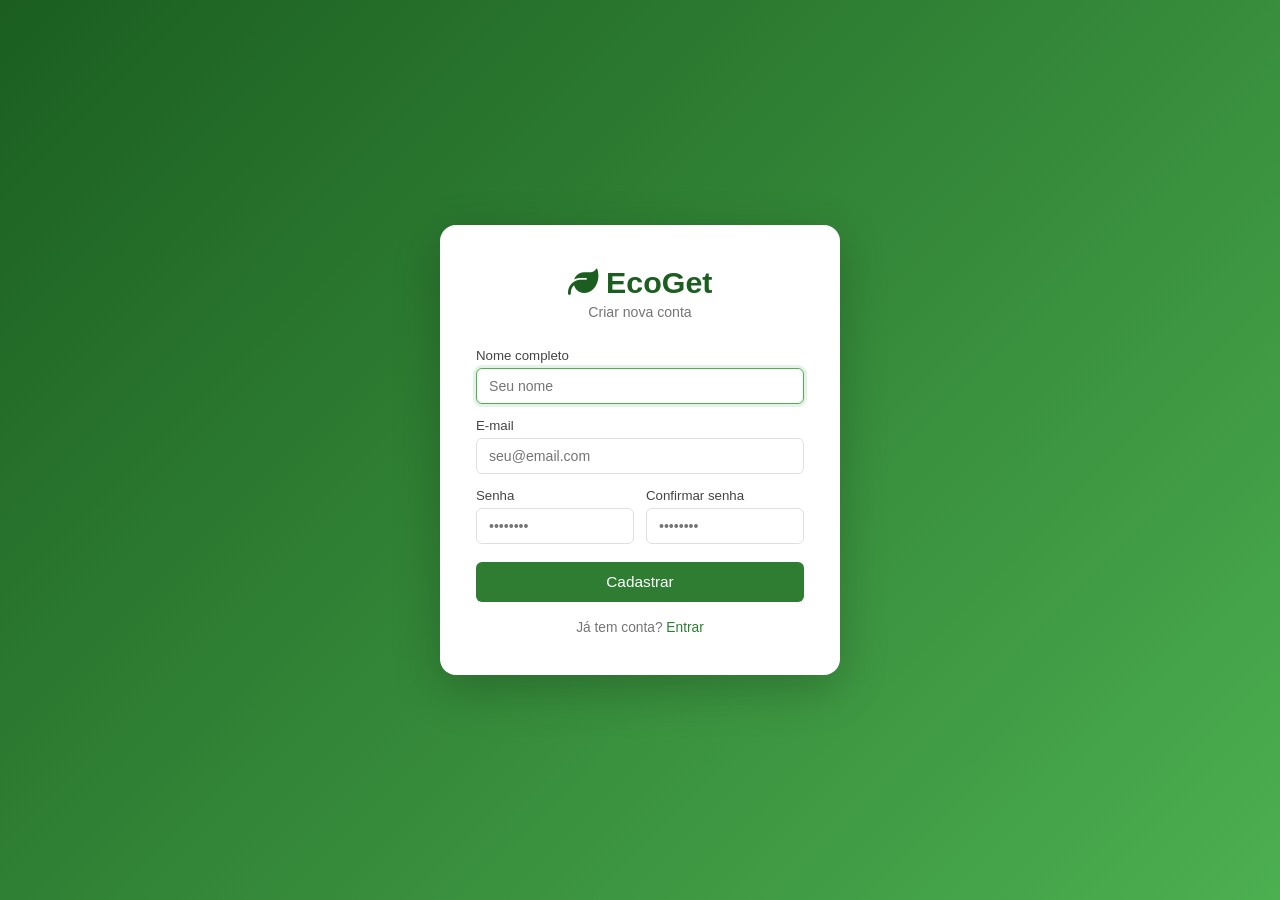
<file: frontEnd/pages/register.html>
<!DOCTYPE html>
<html lang="pt-BR">
<head>
    <meta charset="UTF-8">
    <meta name="viewport" content="width=device-width, initial-scale=1.0">
    <title>EcoGet – Cadastro</title>
    <link rel="stylesheet" href="../css/style.css">
    <link rel="stylesheet" href="https://cdnjs.cloudflare.com/ajax/libs/font-awesome/6.5.2/css/all.min.css">
</head>
<body class="auth-page">
    <div class="auth-card">
        <div class="auth-logo">
            <h1><i class="fa-solid fa-leaf"></i> EcoGet</h1>
            <p>Criar nova conta</p>
        </div>

        <div id="alert" class="alert" style="display:none;"></div>

        <form id="form">
            <div class="form-group">
                <label>Nome completo</label>
                <input type="text" id="nome" placeholder="Seu nome" required autofocus>
            </div>
            <div class="form-group">
                <label>E-mail</label>
                <input type="email" id="email" placeholder="seu@email.com" required>
            </div>
            <div class="form-row">
                <div class="form-group">
                    <label>Senha</label>
                    <input type="password" id="senha" placeholder="••••••••" required>
                </div>
                <div class="form-group">
                    <label>Confirmar senha</label>
                    <input type="password" id="senhaRepeticao" placeholder="••••••••" required>
                </div>
            </div>
            <button type="submit" class="btn btn-primary" id="btn-submit">Cadastrar</button>
        </form>

        <div class="auth-link">
            Já tem conta? <a href="../index.html">Entrar</a>
        </div>
    </div>

    <script src="../script/api.js"></script>
    <script>
        document.getElementById('form').addEventListener('submit', async (e) => {
            e.preventDefault();
            const alertEl = document.getElementById('alert');
            const btn     = document.getElementById('btn-submit');
            alertEl.style.display = 'none';
            btn.textContent = 'Cadastrando...';
            btn.disabled    = true;

            const res = await Api.postPublic('/api/v1/usuarios', {
                nome:           document.getElementById('nome').value,
                email:          document.getElementById('email').value,
                senha:          document.getElementById('senha').value,
                senhaRepeticao: document.getElementById('senhaRepeticao').value,
            });

            btn.textContent = 'Cadastrar';
            btn.disabled    = false;

            if (res && (res.ok || res.status === 201)) {
                alertEl.className   = 'alert alert-success';
                alertEl.textContent = 'Conta criada com sucesso! Redirecionando...';
                alertEl.style.display = 'block';
                setTimeout(() => window.location.href = '../index.html', 1500);
            } else {
                const msg = res ? await res.text() : 'Sem conexão com a API.';
                alertEl.className   = 'alert alert-danger';
                alertEl.textContent = msg || 'Erro ao criar conta.';
                alertEl.style.display = 'block';
            }
        });
    </script>
</body>
</html>
</file>
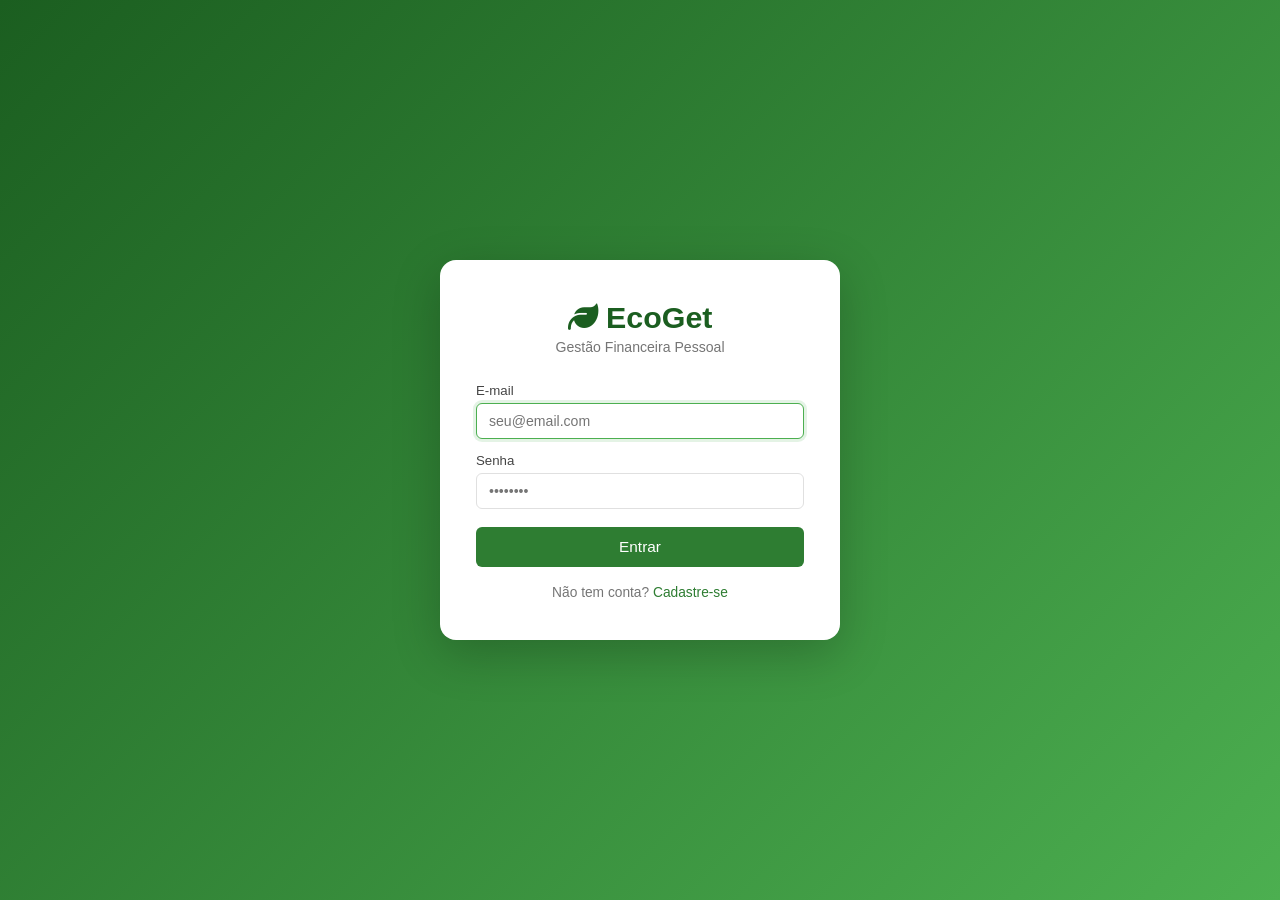
<file: frontEnd/pages/transacoes.html>
<!DOCTYPE html>
<html lang="pt-BR">
<head>
    <meta charset="UTF-8">
    <meta name="viewport" content="width=device-width, initial-scale=1.0">
    <title>EcoGet – Transações</title>
    <link rel="stylesheet" href="../css/style.css">
    <link rel="stylesheet" href="https://cdnjs.cloudflare.com/ajax/libs/font-awesome/6.5.2/css/all.min.css">
</head>
<body>
    <aside class="sidebar">
        <div class="sidebar-logo"><i class="fa-solid fa-leaf"></i> <span>Eco</span>Get</div>
        <nav>
            <a href="dashboard.html"><i class="fa-solid fa-gauge-high fa-fw"></i> Dashboard</a>
            <a href="transacoes.html" class="active"><i class="fa-solid fa-receipt fa-fw"></i> Transações</a>
            <a href="contas.html"><i class="fa-solid fa-building-columns fa-fw"></i> Contas Bancárias</a>
            <a href="metas.html"><i class="fa-solid fa-bullseye fa-fw"></i> Metas</a>
            <a href="orcamentos.html"><i class="fa-solid fa-clipboard-list fa-fw"></i> Orçamentos</a>
        </nav>
        <div class="sidebar-footer">
            <div id="user-email"></div>
            <a onclick="Api.logout()">Sair</a>
        </div>
    </aside>

    <div class="main">
        <div class="topbar"><h1>Transações</h1></div>
        <div class="content">
            <div id="page-alert" class="alert alert-danger" style="display:none;"></div>
            <div class="table-card">
                <div class="table-header">
                    <h2>Lista de Transações</h2>
                    <button class="btn btn-primary" onclick="openModal()">+ Nova Transação</button>
                </div>
                <table>
                    <thead>
                        <tr>
                            <th>#</th>
                            <th>Descrição</th>
                            <th>Valor</th>
                            <th>Tipo</th>
                            <th>Categoria</th>
                            <th>Data</th>
                            <th>Banco</th>
                            <th>Ações</th>
                        </tr>
                    </thead>
                    <tbody id="tbody"></tbody>
                </table>
            </div>
        </div>
    </div>

    <!-- Modal -->
    <div class="modal-overlay" id="modal">
        <div class="modal">
            <h3 id="modal-title">Nova Transação</h3>
            <form id="form" autocomplete="off">
                <input type="hidden" id="fid">
                <div class="form-row">
                    <div class="form-group">
                        <label>Valor (R$)</label>
                        <input type="number" step="0.01" min="0" id="fvalor" placeholder="0,00" required>
                    </div>
                    <div class="form-group">
                        <label>Data</label>
                        <input type="date" id="fdata" required>
                    </div>
                </div>
                <div class="form-group">
                    <label>Descrição</label>
                    <input type="text" id="fdescricao" placeholder="Ex: Compra supermercado">
                </div>
                <div class="form-row">
                    <div class="form-group">
                        <label>Tipo de Transação</label>
                        <div class="select-with-add">
                            <select id="fidTipoTransacao" required></select>
                            <button type="button" class="btn-add-inline" id="btn-add-tipo" onclick="openQC('tipo')" title="Novo tipo" style="display:none">+</button>
                        </div>
                    </div>
                    <div class="form-group">
                        <label>Conta Bancária <span style="color:var(--danger)">*</span></label>
                        <select id="fidContaBancaria" required></select>
                    </div>
                </div>
                <div class="form-row" id="row-categoria">
                    <div class="form-group">
                        <label>Categoria <small style="color:var(--text-muted)">(opcional)</small></label>
                        <div class="select-with-add">
                            <select id="fidCategoria"></select>
                            <button type="button" class="btn-add-inline" id="btn-add-categoria" onclick="openQC('categoria')" title="Nova categoria" style="display:none">+</button>
                        </div>
                    </div>
                </div>
                <div class="form-group">
                    <label class="form-check">
                        <input type="checkbox" id="frecorrente"> Transação recorrente
                    </label>
                </div>
                <div id="form-alert" class="alert alert-danger" style="display:none;"></div>
                <div class="modal-footer">
                    <button type="button" class="btn btn-neutral" onclick="closeModal()">Cancelar</button>
                    <button type="submit" class="btn btn-primary">Salvar</button>
                </div>
            </form>
        </div>
    </div>

    <!-- Quick Create -->
    <div class="qc-overlay" id="qc-overlay">
        <div class="qc-modal">
            <h4 id="qc-title"></h4>
            <div id="qc-fields"></div>
            <div id="qc-alert" class="alert alert-danger" style="display:none;"></div>
            <div class="modal-footer">
                <button type="button" class="btn btn-neutral" onclick="closeQC()">Cancelar</button>
                <button type="button" class="btn btn-primary" onclick="submitQC()">Salvar</button>
            </div>
        </div>
    </div>

    <script src="../script/api.js"></script>
    <script>
        Api.requireAuth();
        let editingId = null;

        // Show quick-create buttons only for admins
        if (Api.isAdmin()) {
            document.getElementById('btn-add-tipo').style.display = '';
            document.getElementById('btn-add-categoria').style.display = '';
        }

        document.getElementById('fidTipoTransacao').addEventListener('change', _toggleCategoria);

        // Carrega os selects da API cada vez que o modal abre
        async function loadSelects() {
            const ids = ['fidTipoTransacao', 'fidCategoria', 'fidContaBancaria'];
            ids.forEach(id => {
                document.getElementById(id).innerHTML = '<option value="" disabled>Carregando...</option>';
            });

            const [resT, resC, resCC] = await Promise.all([
                Api.get('/api/v1/tipostransacao'),
                Api.get('/api/v1/categorias'),
                Api.get('/api/v1/contasbancarias'),
            ]);
            const tipos      = resT  && resT.ok  ? await resT.json()  : [];
            const categorias = resC  && resC.ok  ? await resC.json()  : [];
            const contas     = resCC && resCC.ok ? await resCC.json() : [];

            const tipoSel = document.getElementById('fidTipoTransacao');
            tipoSel.innerHTML = tipos.length
                ? tipos.map(i => `<option value="${i.id}" data-credito="${i.credito}">${i.nome}</option>`).join('')
                : '<option value="" disabled>Nenhum dado disponível</option>';
            _toggleCategoria();

            const catSel = document.getElementById('fidCategoria');
            catSel.innerHTML = '<option value="">— Nenhuma —</option>' +
                categorias.map(c => `<option value="${c.id}">${c.nome}</option>`).join('');

            document.getElementById('fidContaBancaria').innerHTML =
                contas.length
                    ? contas.map(c => `<option value="${c.id}">${c.conta}${c.nomeBanco ? ' · ' + c.nomeBanco : ''}</option>`).join('')
                    : '<option value="" disabled>Nenhuma conta cadastrada</option>';
        }

        function fillSelect(id, items, val, label) {
            document.getElementById(id).innerHTML = items.length
                ? items.map(i => `<option value="${i[val]}">${i[label]}</option>`).join('')
                : '<option value="" disabled>Nenhum dado disponível</option>';
        }

        async function load() {
            const res = await Api.get('/api/v1/transacoes');
            if (!res) return;
            const data = await res.json();
            const tbody = document.getElementById('tbody');
            if (!data.length) {
                tbody.innerHTML = `<tr><td colspan="8" class="empty-state">Nenhuma transação cadastrada.</td></tr>`;
                return;
            }
            tbody.innerHTML = data.map(t => `
                <tr>
                    <td>${t.id}</td>
                    <td>${t.descricao || '—'}</td>
                    <td><strong>R$ ${(t.valor || 0).toFixed(2)}</strong></td>
                    <td>${t.nomeTipoTransacao || '—'}</td>
                    <td>${t.nomeCategoria || '—'}</td>
                    <td>${t.data || '—'}</td>
                    <td>${t.nomeContaBancaria || '—'}</td>
                    <td><div class="actions">
                        <button class="btn btn-warning btn-sm" onclick='openModal(${JSON.stringify(t)})'>Editar</button>
                        <button class="btn btn-danger btn-sm"  onclick="excluir(${t.id})">Excluir</button>
                    </div></td>
                </tr>
            `).join('');
        }

        async function openModal(t = null) {
            editingId = t ? t.id : null;
            document.getElementById('modal-title').textContent = t ? 'Editar Transação' : 'Nova Transação';
            document.getElementById('fvalor').value     = t ? t.valor     : '';
            document.getElementById('fdata').value      = t ? t.data      : '';
            document.getElementById('fdescricao').value = t ? t.descricao : '';
            document.getElementById('frecorrente').checked = t ? t.recorrente : false;
            document.getElementById('form-alert').style.display = 'none';
            document.getElementById('modal').classList.add('open');

            // Busca opções da API e aguarda antes de definir os valores selecionados
            await loadSelects();

            if (t) {
                document.getElementById('fidTipoTransacao').value = t.idTipoTransacao || '';
                document.getElementById('fidCategoria').value     = t.idCategoria     || '';
                document.getElementById('fidContaBancaria').value = t.idContaBancaria || '';
            }
            _toggleCategoria();
        }

        function closeModal() {
            document.getElementById('modal').classList.remove('open');
            document.getElementById('form').reset();
            editingId = null;
        }

        document.getElementById('form').addEventListener('submit', async (e) => {
            e.preventDefault();
            const formAlert = document.getElementById('form-alert');
            const body = {
                valor:           parseFloat(document.getElementById('fvalor').value),
                data:            document.getElementById('fdata').value,
                descricao:       document.getElementById('fdescricao').value,
                recorrente:      document.getElementById('frecorrente').checked,
                idTipoTransacao: parseInt(document.getElementById('fidTipoTransacao').value),
                idCategoria:     document.getElementById('fidCategoria').value
                                 ? parseInt(document.getElementById('fidCategoria').value) : null,
                idContaBancaria: parseInt(document.getElementById('fidContaBancaria').value),
            };
            const res = editingId
                ? await Api.put(`/api/v1/transacoes/${editingId}`, body)
                : await Api.post('/api/v1/transacoes', body);

            if (res && (res.ok || res.status === 201)) {
                closeModal();
                load();
            } else {
                const msg = res ? await res.text() : 'Sem conexão com a API.';
                formAlert.textContent   = msg || 'Erro ao salvar.';
                formAlert.style.display = 'block';
            }
        });

        async function excluir(id) {
            if (!confirm('Deseja excluir esta transação?')) return;
            const res = await Api.del(`/api/v1/transacoes/${id}`);
            if (res) load();
        }

        load();

        // ── Quick Create ──────────────────────────────────
        let _qcSelectId, _qcEndpoint, _qcBodyFn, _qcRefreshFn;

        function _toggleCategoria() {
            const sel = document.getElementById('fidTipoTransacao');
            const opt = sel.options[sel.selectedIndex];
            const isCredito = opt && opt.dataset.credito === 'true';
            document.getElementById('row-categoria').style.display = isCredito ? 'none' : '';
            if (isCredito) document.getElementById('fidCategoria').value = '';
        }

        async function _reloadTiposSelect() {
            const res = await Api.get('/api/v1/tipostransacao');
            const tipos = res && res.ok ? await res.json() : [];
            const tipoSel = document.getElementById('fidTipoTransacao');
            tipoSel.innerHTML = tipos.length
                ? tipos.map(i => `<option value="${i.id}" data-credito="${i.credito}">${i.nome}</option>`).join('')
                : '<option value="" disabled>Nenhum dado disponível</option>';
            _toggleCategoria();
        }

        async function _reloadCategoriasSelect() {
            const res = await Api.get('/api/v1/categorias');
            const cats = res && res.ok ? await res.json() : [];
            fillSelect('fidCategoria', cats, 'id', 'nome');
        }

        const _nomeHtml = (label, placeholder) => `
            <div class="form-group">
                <label>${label}</label>
                <input type="text" id="qc-f1" placeholder="${placeholder}" required>
            </div>`;

        const QC_TYPES = {
            tipo: {
                title: 'Novo Tipo de Transação',
                endpoint: '/api/v1/tipostransacao',
                selectId: 'fidTipoTransacao',
                html: `
                    <div class="form-group">
                        <label>Nome</label>
                        <input type="text" id="qc-f1" placeholder="Ex: Despesa Fixa" required>
                    </div>
                    <div class="form-group">
                        <label>Tipo de movimentação</label>
                        <select id="qc-f2" required>
                            <option value="true">Crédito (aumenta o saldo)</option>
                            <option value="false">Débito (diminui o saldo)</option>
                        </select>
                    </div>`,
                body() {
                    const nome = document.getElementById('qc-f1').value.trim();
                    const credito = document.getElementById('qc-f2').value === 'true';
                    return nome ? { nome, credito } : null;
                },
                refresh: _reloadTiposSelect,
            },
            categoria: {
                title: 'Nova Categoria',
                endpoint: '/api/v1/categorias',
                selectId: 'fidCategoria',
                html: _nomeHtml('Nome', 'Ex: Alimentação'),
                body() {
                    const nome = document.getElementById('qc-f1').value.trim();
                    return nome ? { nome } : null;
                },
                refresh: _reloadCategoriasSelect,
            },
        };

        function openQC(type) {
            const cfg = QC_TYPES[type];
            _qcSelectId  = cfg.selectId;
            _qcEndpoint  = cfg.endpoint;
            _qcBodyFn    = cfg.body.bind(cfg);
            _qcRefreshFn = cfg.refresh;
            document.getElementById('qc-title').textContent = cfg.title;
            document.getElementById('qc-fields').innerHTML  = cfg.html;
            document.getElementById('qc-alert').style.display = 'none';
            document.getElementById('qc-overlay').classList.add('open');
            setTimeout(() => document.querySelector('#qc-fields input')?.focus(), 50);
        }

        function closeQC() {
            document.getElementById('qc-overlay').classList.remove('open');
        }

        async function submitQC() {
            const alertEl = document.getElementById('qc-alert');
            alertEl.style.display = 'none';
            const body = _qcBodyFn();
            if (!body) {
                alertEl.textContent = 'Preencha os campos obrigatórios.';
                alertEl.style.display = 'block';
                return;
            }
            const res = await Api.post(_qcEndpoint, body);
            if (res && (res.ok || res.status === 201)) {
                const created = await res.json();
                await _qcRefreshFn();
                if (created.id) document.getElementById(_qcSelectId).value = created.id;
                closeQC();
            } else {
                const msg = res ? await res.text() : 'Sem conexão com a API.';
                alertEl.textContent = msg || 'Erro ao salvar.';
                alertEl.style.display = 'block';
            }
        }
    </script>
</body>
</html>
</file>
<file: frontEnd/css/style.css>
:root {
  --primary:       #2e7d32;
  --primary-light: #4caf50;
  --primary-dark:  #1b5e20;
  --accent:        #81c784;
  --bg:            #f0f4f0;
  --white:         #ffffff;
  --text:          #212121;
  --text-muted:    #757575;
  --danger:        #c62828;
  --warning:       #ef6c00;
  --sidebar-w:     220px;
  --border:        #e0e0e0;
  --shadow:        0 2px 8px rgba(0,0,0,0.10);
}

*, *::before, *::after { box-sizing: border-box; margin: 0; padding: 0; }

body {
  font-family: 'Segoe UI', Tahoma, Geneva, Verdana, sans-serif;
  background: var(--bg);
  color: var(--text);
  display: flex;
  min-height: 100vh;
}

/* ── Sidebar ── */
.sidebar {
  width: var(--sidebar-w);
  background: var(--primary-dark);
  color: #fff;
  display: flex;
  flex-direction: column;
  position: fixed;
  top: 0; left: 0;
  height: 100vh;
  z-index: 100;
}

.sidebar-logo {
  padding: 22px 20px 18px;
  font-size: 1.4rem;
  font-weight: 700;
  border-bottom: 1px solid rgba(255,255,255,0.12);
  letter-spacing: 0.02em;
}
.sidebar-logo span { color: var(--accent); }

.sidebar nav { flex: 1; padding: 12px 0; }

.sidebar nav a {
  display: flex;
  align-items: center;
  gap: 10px;
  padding: 12px 20px;
  color: rgba(255,255,255,0.78);
  text-decoration: none;
  font-size: 0.93rem;
  transition: background 0.18s, color 0.18s;
  border-left: 3px solid transparent;
}
.sidebar nav a:hover,
.sidebar nav a.active {
  background: rgba(255,255,255,0.10);
  color: #fff;
  border-left-color: var(--accent);
}

.sidebar-footer {
  padding: 16px 20px;
  border-top: 1px solid rgba(255,255,255,0.12);
  font-size: 0.82rem;
  color: rgba(255,255,255,0.55);
}
.sidebar-footer #user-email {
  margin-bottom: 6px;
  word-break: break-all;
}
.sidebar-footer a {
  color: var(--accent);
  cursor: pointer;
  text-decoration: none;
  font-size: 0.85rem;
}
.sidebar-footer a:hover { text-decoration: underline; }

/* ── Main layout ── */
.main {
  margin-left: var(--sidebar-w);
  flex: 1;
  display: flex;
  flex-direction: column;
  min-height: 100vh;
}

.topbar {
  background: var(--white);
  padding: 16px 28px;
  border-bottom: 1px solid var(--border);
  box-shadow: var(--shadow);
  display: flex;
  align-items: center;
  justify-content: space-between;
  position: sticky;
  top: 0;
  z-index: 50;
}
.topbar h1 { font-size: 1.15rem; font-weight: 600; color: var(--primary-dark); }

.content { padding: 28px; flex: 1; }

/* ── Summary cards ── */
.cards-grid {
  display: grid;
  grid-template-columns: repeat(auto-fill, minmax(200px, 1fr));
  gap: 18px;
  margin-bottom: 28px;
}

.card {
  background: var(--white);
  border-radius: 10px;
  padding: 20px 22px;
  box-shadow: var(--shadow);
  border-left: 4px solid var(--primary-light);
}
.card-icon  { font-size: 1.4rem; margin-bottom: 6px; }
.card-title {
  font-size: 0.78rem;
  text-transform: uppercase;
  letter-spacing: 0.06em;
  color: var(--text-muted);
  margin-bottom: 8px;
}
.card-value {
  font-size: 1.7rem;
  font-weight: 700;
  color: var(--primary-dark);
}

/* ── Table card ── */
.table-card {
  background: var(--white);
  border-radius: 10px;
  box-shadow: var(--shadow);
  overflow: hidden;
}

.table-header {
  display: flex;
  justify-content: space-between;
  align-items: center;
  padding: 16px 22px;
  border-bottom: 1px solid var(--border);
}
.table-header h2 { font-size: 0.97rem; font-weight: 600; }

table { width: 100%; border-collapse: collapse; }

thead th {
  background: #f7f7f7;
  padding: 11px 16px;
  text-align: left;
  font-size: 0.75rem;
  text-transform: uppercase;
  letter-spacing: 0.05em;
  color: var(--text-muted);
  border-bottom: 1px solid var(--border);
  white-space: nowrap;
}

tbody td {
  padding: 11px 16px;
  border-bottom: 1px solid #f2f2f2;
  font-size: 0.88rem;
}
tbody tr:last-child td { border-bottom: none; }
tbody tr:hover { background: #fafafa; }

/* ── Buttons ── */
.btn {
  display: inline-flex;
  align-items: center;
  gap: 5px;
  padding: 8px 16px;
  border: none;
  border-radius: 6px;
  cursor: pointer;
  font-size: 0.87rem;
  font-weight: 500;
  transition: filter 0.18s;
  text-decoration: none;
  white-space: nowrap;
}
.btn:hover { filter: brightness(0.88); }

.btn-primary { background: var(--primary);       color: #fff; }
.btn-danger  { background: var(--danger);         color: #fff; }
.btn-warning { background: var(--warning);        color: #fff; }
.btn-neutral { background: #e0e0e0;               color: var(--text); }
.btn-sm      { padding: 5px 10px; font-size: 0.78rem; }

/* ── Modal ── */
.modal-overlay {
  display: none;
  position: fixed;
  inset: 0;
  background: rgba(0,0,0,0.45);
  z-index: 200;
  justify-content: center;
  align-items: center;
}
.modal-overlay.open { display: flex; }

.modal {
  background: var(--white);
  border-radius: 12px;
  padding: 28px;
  width: 100%;
  max-width: 500px;
  box-shadow: 0 10px 40px rgba(0,0,0,0.22);
  max-height: 90vh;
  overflow-y: auto;
}
.modal h3 { margin-bottom: 20px; font-size: 1.05rem; color: var(--primary-dark); }

.modal-footer {
  display: flex;
  gap: 10px;
  justify-content: flex-end;
  margin-top: 20px;
  padding-top: 16px;
  border-top: 1px solid var(--border);
}

/* ── Forms ── */
.form-group { margin-bottom: 14px; }

.form-group label {
  display: block;
  font-size: 0.83rem;
  font-weight: 500;
  margin-bottom: 5px;
  color: #444;
}

.form-group input,
.form-group select {
  width: 100%;
  padding: 9px 12px;
  border: 1px solid var(--border);
  border-radius: 6px;
  font-size: 0.88rem;
  outline: none;
  background: #fff;
  transition: border-color 0.18s, box-shadow 0.18s;
}
.form-group input:focus,
.form-group select:focus {
  border-color: var(--primary-light);
  box-shadow: 0 0 0 3px rgba(76,175,80,0.15);
}

.form-row {
  display: grid;
  grid-template-columns: 1fr 1fr;
  gap: 12px;
}

.form-check {
  display: flex;
  align-items: center;
  gap: 8px;
  font-size: 0.88rem;
}
.form-check input[type="checkbox"] {
  width: auto;
  margin: 0;
}

/* ── Login / Register ── */
body.auth-page {
  justify-content: center;
  align-items: center;
  background: linear-gradient(135deg, var(--primary-dark) 0%, var(--primary-light) 100%);
}

.auth-card {
  background: #fff;
  border-radius: 16px;
  padding: 40px 36px;
  width: 100%;
  max-width: 400px;
  box-shadow: 0 14px 48px rgba(0,0,0,0.22);
}

.auth-logo {
  text-align: center;
  margin-bottom: 28px;
}
.auth-logo h1 { font-size: 1.9rem; color: var(--primary-dark); }
.auth-logo p  { color: var(--text-muted); font-size: 0.88rem; margin-top: 4px; }

.auth-card .btn-primary {
  width: 100%;
  justify-content: center;
  padding: 11px;
  font-size: 0.96rem;
  margin-top: 4px;
}

.auth-link {
  text-align: center;
  margin-top: 18px;
  font-size: 0.86rem;
  color: var(--text-muted);
}
.auth-link a { color: var(--primary); text-decoration: none; font-weight: 500; }
.auth-link a:hover { text-decoration: underline; }

/* ── Alerts ── */
.alert {
  padding: 10px 14px;
  border-radius: 6px;
  font-size: 0.86rem;
  margin-bottom: 14px;
}
.alert-danger  { background: #ffebee; color: #b71c1c; border-left: 3px solid #c62828; }
.alert-success { background: #e8f5e9; color: var(--primary-dark); border-left: 3px solid var(--primary); }

/* ── Badges ── */
.badge {
  display: inline-block;
  padding: 2px 9px;
  border-radius: 20px;
  font-size: 0.73rem;
  font-weight: 600;
  text-transform: uppercase;
  letter-spacing: 0.03em;
}
.badge-green  { background: #e8f5e9; color: var(--primary-dark); }
.badge-orange { background: #fff3e0; color: var(--warning); }

/* ── Progress bar ── */
.progress-wrap {
  display: flex;
  align-items: center;
  gap: 8px;
}
.progress-bar {
  background: #e0e0e0;
  border-radius: 4px;
  height: 8px;
  width: 90px;
  overflow: hidden;
}
.progress-fill {
  background: var(--primary-light);
  height: 100%;
  border-radius: 4px;
}

/* ── Empty state ── */
.empty-state {
  text-align: center;
  padding: 36px;
  color: var(--text-muted);
  font-size: 0.9rem;
}

/* ── Actions column ── */
.actions { display: flex; gap: 6px; }

/* ── Select with inline add button ── */
.select-with-add { display: flex; gap: 6px; align-items: center; }
.select-with-add select { flex: 1; min-width: 0; }
.btn-add-inline {
  background: var(--primary);
  color: #fff;
  border: none;
  border-radius: 6px;
  width: 34px;
  height: 34px;
  display: flex;
  align-items: center;
  justify-content: center;
  cursor: pointer;
  font-size: 1.25rem;
  font-weight: 600;
  flex-shrink: 0;
  transition: filter 0.18s;
  line-height: 1;
}
.btn-add-inline:hover { filter: brightness(0.85); }

/* ── Quick-create mini modal (z-index above main modal) ── */
.qc-overlay {
  display: none;
  position: fixed;
  inset: 0;
  background: rgba(0,0,0,0.55);
  z-index: 300;
  justify-content: center;
  align-items: center;
}
.qc-overlay.open { display: flex; }
.qc-modal {
  background: var(--white);
  border-radius: 10px;
  padding: 22px 24px;
  width: 100%;
  max-width: 360px;
  box-shadow: 0 8px 32px rgba(0,0,0,0.28);
}
.qc-modal h4 {
  margin-bottom: 16px;
  font-size: 1rem;
  color: var(--primary-dark);
}

/* ── Font Awesome icon tweaks ── */
.sidebar nav a i { font-size: 0.9rem; }
.card-icon i      { display: block; }
</file>
